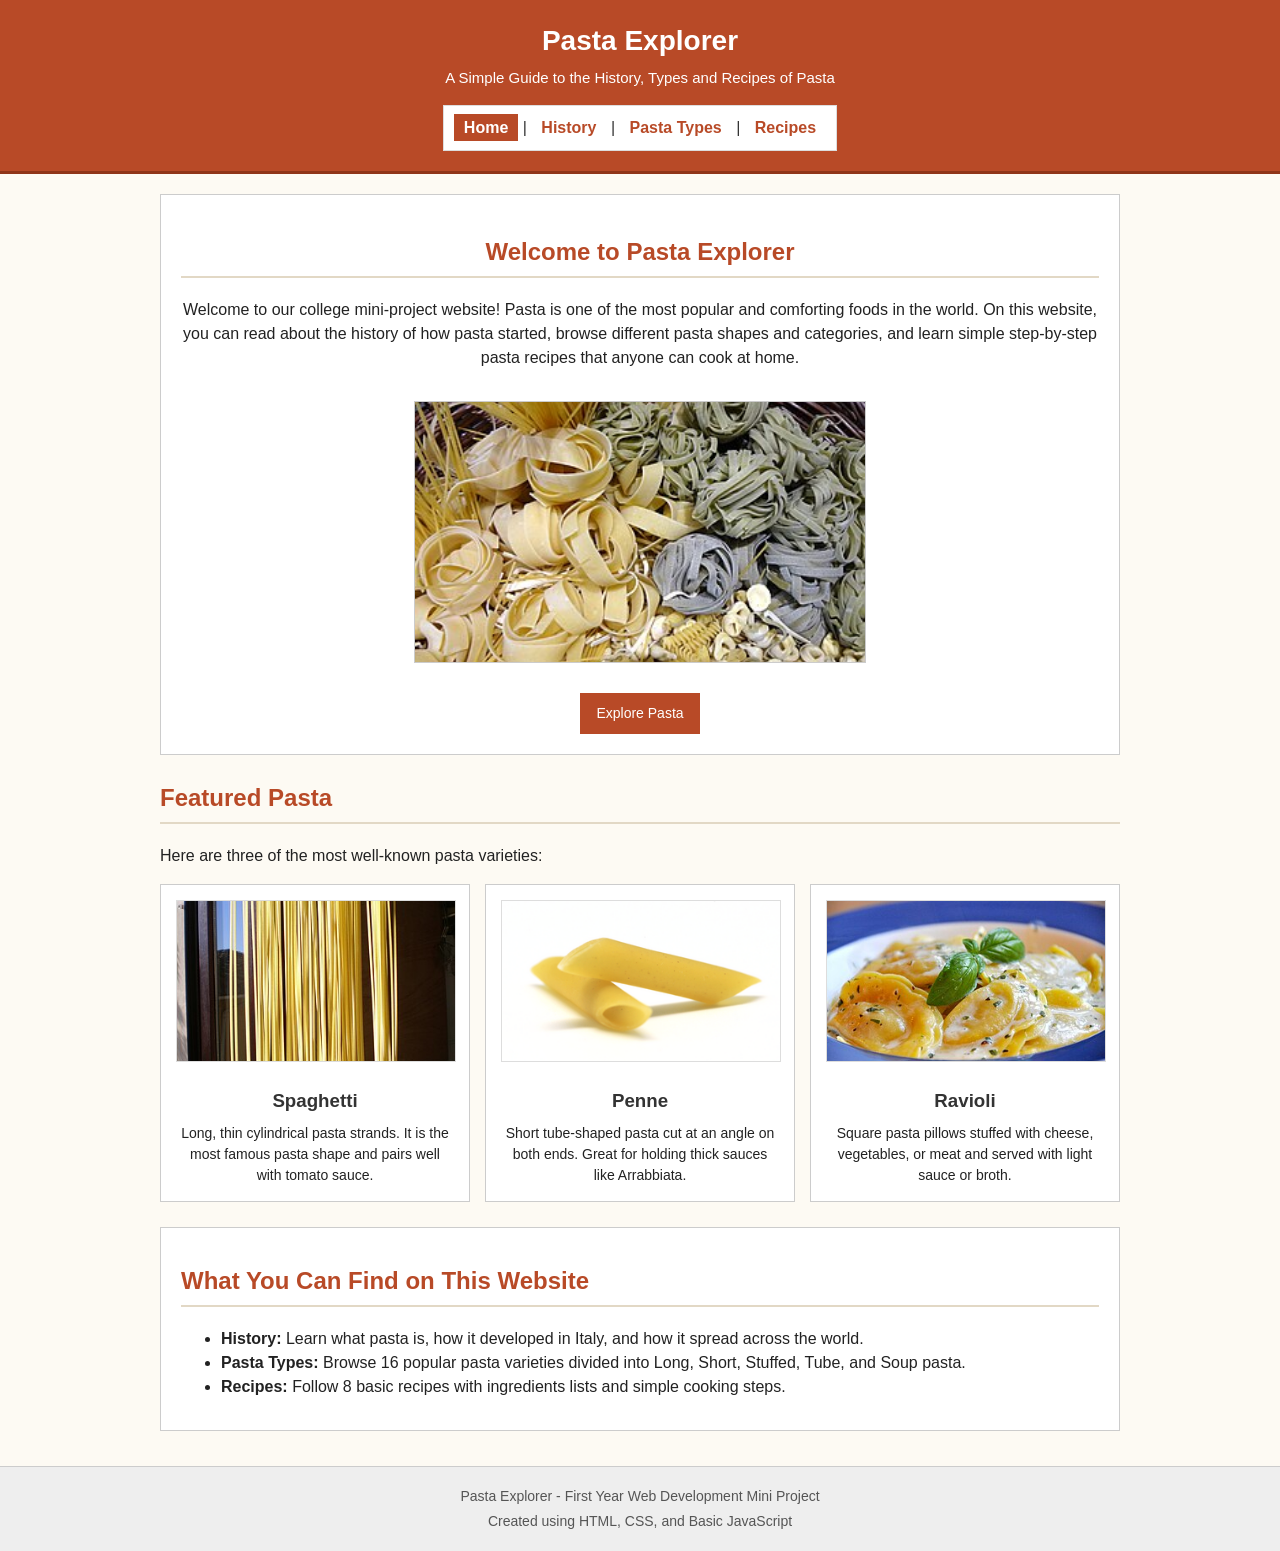
<file: index.html>
<!DOCTYPE html>
<html lang="en">
<head>
    <meta charset="UTF-8">
    <meta name="viewport" content="width=device-width, initial-scale=1.0">
    <title>Pasta Explorer - Home</title>
    <link rel="stylesheet" href="css/style.css">
</head>
<body>

    <!-- Header and Navigation (Member 1) -->
    <header>
        <h1>Pasta Explorer</h1>
        <p class="subtitle">A Simple Guide to the History, Types and Recipes of Pasta</p>
        <nav>
            <a href="index.html" class="active">Home</a> |
            <a href="history.html">History</a> |
            <a href="types.html">Pasta Types</a> |
            <a href="recipes.html">Recipes</a>
        </nav>
    </header>

    <!-- Main Content Container -->
    <main class="container">

        <!-- Main Introduction Section -->
        <section class="intro-box">
            <h2>Welcome to Pasta Explorer</h2>
            <p>
                Welcome to our college mini-project website! Pasta is one of the most popular and comforting foods in the world.
                On this website, you can read about the history of how pasta started, browse different pasta shapes and categories,
                and learn simple step-by-step pasta recipes that anyone can cook at home.
            </p>
            <img src="images/pasta-main.jpg" alt="Different types of uncooked pasta" class="main-img">
            <br>
            <a href="types.html" class="btn">Explore Pasta</a>
        </section>

        <!-- Featured Pasta Section -->
        <section>
            <h2 class="section-title">Featured Pasta</h2>
            <p>Here are three of the most well-known pasta varieties:</p>

            <div class="card-container">
                <div class="card">
                    <img src="images/spaghetti.jpg" alt="Spaghetti">
                    <h3>Spaghetti</h3>
                    <p>Long, thin cylindrical pasta strands. It is the most famous pasta shape and pairs well with tomato sauce.</p>
                </div>

                <div class="card">
                    <img src="images/penne.jpg" alt="Penne">
                    <h3>Penne</h3>
                    <p>Short tube-shaped pasta cut at an angle on both ends. Great for holding thick sauces like Arrabbiata.</p>
                </div>

                <div class="card">
                    <img src="images/ravioli.jpg" alt="Ravioli">
                    <h3>Ravioli</h3>
                    <p>Square pasta pillows stuffed with cheese, vegetables, or meat and served with light sauce or broth.</p>
                </div>
            </div>
        </section>

        <!-- Quick Overview Section -->
        <section class="info-box">
            <h2>What You Can Find on This Website</h2>
            <ul>
                <li><strong>History:</strong> Learn what pasta is, how it developed in Italy, and how it spread across the world.</li>
                <li><strong>Pasta Types:</strong> Browse 16 popular pasta varieties divided into Long, Short, Stuffed, Tube, and Soup pasta.</li>
                <li><strong>Recipes:</strong> Follow 8 basic recipes with ingredients lists and simple cooking steps.</li>
            </ul>
        </section>

    </main>

    <!-- Simple Footer -->
    <footer>
        <p>Pasta Explorer - First Year Web Development Mini Project</p>
        <p>Created using HTML, CSS, and Basic JavaScript</p>
    </footer>

    <script src="js/script.js"></script>
</body>
</html>
</file>
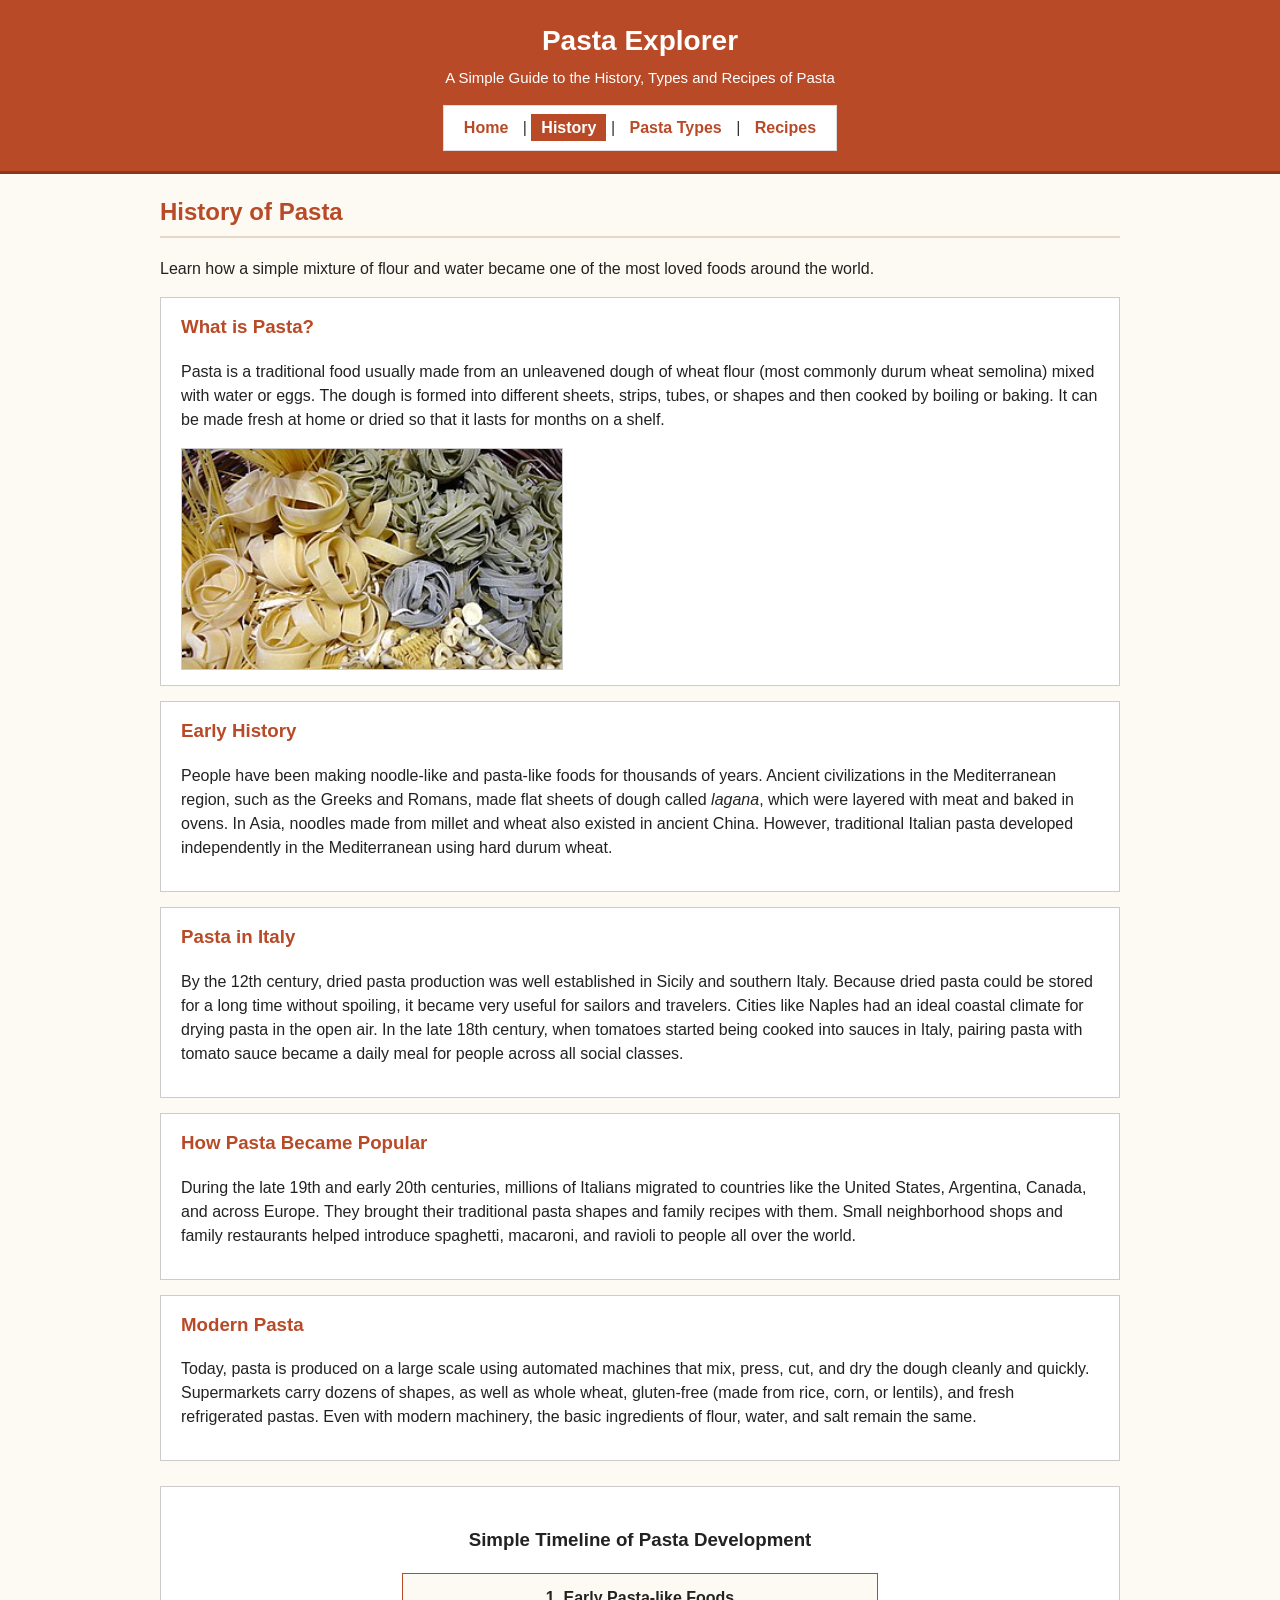
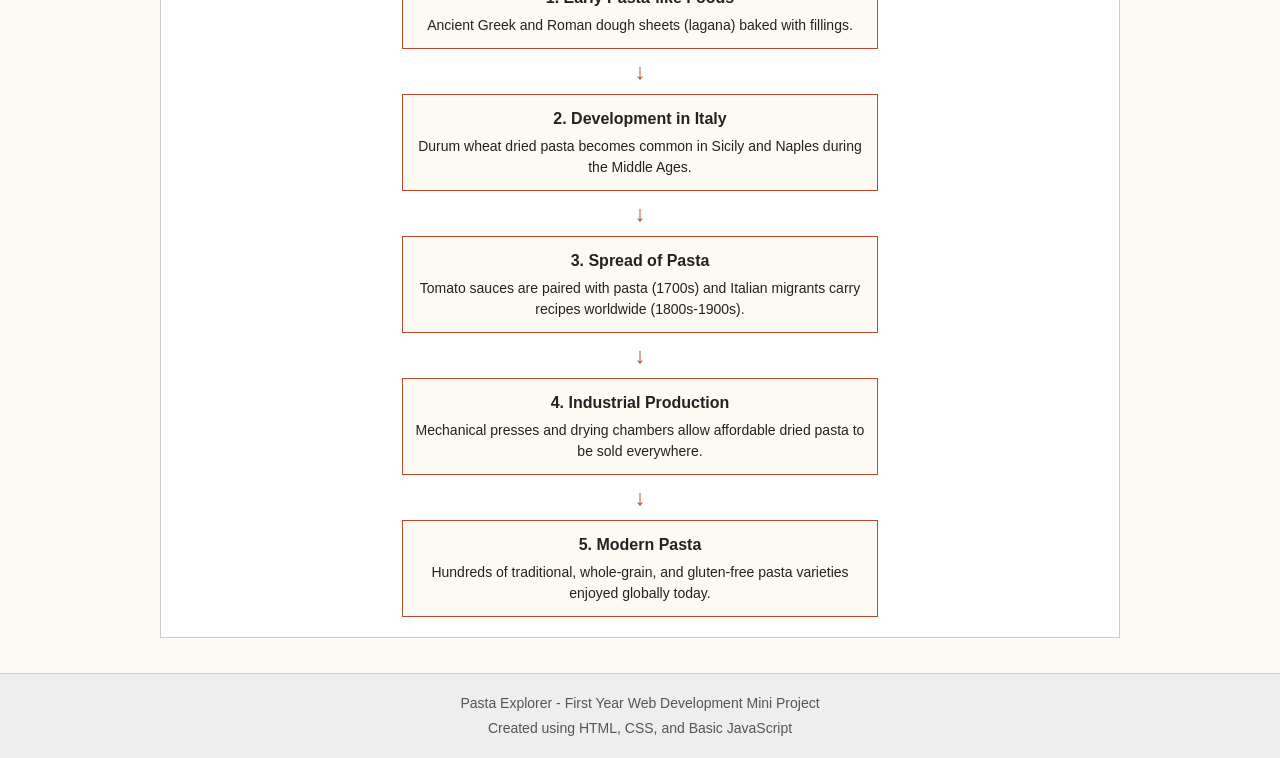
<file: history.html>
<!DOCTYPE html>
<html lang="en">
<head>
    <meta charset="UTF-8">
    <meta name="viewport" content="width=device-width, initial-scale=1.0">
    <title>Pasta Explorer - History of Pasta</title>
    <link rel="stylesheet" href="css/style.css">
</head>
<body>

    <!-- Header and Navigation -->
    <header>
        <h1>Pasta Explorer</h1>
        <p class="subtitle">A Simple Guide to the History, Types and Recipes of Pasta</p>
        <nav>
            <a href="index.html">Home</a> |
            <a href="history.html" class="active">History</a> |
            <a href="types.html">Pasta Types</a> |
            <a href="recipes.html">Recipes</a>
        </nav>
    </header>

    <main class="container">

        <h2>History of Pasta</h2>
        <p>Learn how a simple mixture of flour and water became one of the most loved foods around the world.</p>

        <div class="history-section">
            <h3>What is Pasta?</h3>
            <p>
                Pasta is a traditional food usually made from an unleavened dough of wheat flour (most commonly durum wheat semolina)
                mixed with water or eggs. The dough is formed into different sheets, strips, tubes, or shapes and then cooked by
                boiling or baking. It can be made fresh at home or dried so that it lasts for months on a shelf.
            </p>
            <img src="images/history-pasta.jpg" alt="Fresh pasta dough being prepared" class="history-img">
        </div>

        <div class="history-section">
            <h3>Early History</h3>
            <p>
                People have been making noodle-like and pasta-like foods for thousands of years. Ancient civilizations in the
                Mediterranean region, such as the Greeks and Romans, made flat sheets of dough called <em>lagana</em>, which were
                layered with meat and baked in ovens. In Asia, noodles made from millet and wheat also existed in ancient China.
                However, traditional Italian pasta developed independently in the Mediterranean using hard durum wheat.
            </p>
        </div>

        <div class="history-section">
            <h3>Pasta in Italy</h3>
            <p>
                By the 12th century, dried pasta production was well established in Sicily and southern Italy. Because dried pasta
                could be stored for a long time without spoiling, it became very useful for sailors and travelers. Cities like Naples
                had an ideal coastal climate for drying pasta in the open air. In the late 18th century, when tomatoes started being
                cooked into sauces in Italy, pairing pasta with tomato sauce became a daily meal for people across all social classes.
            </p>
        </div>

        <div class="history-section">
            <h3>How Pasta Became Popular</h3>
            <p>
                During the late 19th and early 20th centuries, millions of Italians migrated to countries like the United States,
                Argentina, Canada, and across Europe. They brought their traditional pasta shapes and family recipes with them.
                Small neighborhood shops and family restaurants helped introduce spaghetti, macaroni, and ravioli to people all over
                the world.
            </p>
        </div>

        <div class="history-section">
            <h3>Modern Pasta</h3>
            <p>
                Today, pasta is produced on a large scale using automated machines that mix, press, cut, and dry the dough cleanly
                and quickly. Supermarkets carry dozens of shapes, as well as whole wheat, gluten-free (made from rice, corn, or lentils),
                and fresh refrigerated pastas. Even with modern machinery, the basic ingredients of flour, water, and salt remain the same.
            </p>
        </div>

        <!-- Simple Timeline Section -->
        <section class="timeline-section">
            <h3>Simple Timeline of Pasta Development</h3>

            <div class="timeline-box">
                <strong>1. Early Pasta-like Foods</strong>
                <p>Ancient Greek and Roman dough sheets (lagana) baked with fillings.</p>
            </div>
            <div class="timeline-arrow">&darr;</div>

            <div class="timeline-box">
                <strong>2. Development in Italy</strong>
                <p>Durum wheat dried pasta becomes common in Sicily and Naples during the Middle Ages.</p>
            </div>
            <div class="timeline-arrow">&darr;</div>

            <div class="timeline-box">
                <strong>3. Spread of Pasta</strong>
                <p>Tomato sauces are paired with pasta (1700s) and Italian migrants carry recipes worldwide (1800s-1900s).</p>
            </div>
            <div class="timeline-arrow">&darr;</div>

            <div class="timeline-box">
                <strong>4. Industrial Production</strong>
                <p>Mechanical presses and drying chambers allow affordable dried pasta to be sold everywhere.</p>
            </div>
            <div class="timeline-arrow">&darr;</div>

            <div class="timeline-box">
                <strong>5. Modern Pasta</strong>
                <p>Hundreds of traditional, whole-grain, and gluten-free pasta varieties enjoyed globally today.</p>
            </div>
        </section>

    </main>

    <footer>
        <p>Pasta Explorer - First Year Web Development Mini Project</p>
        <p>Created using HTML, CSS, and Basic JavaScript</p>
    </footer>

    <script src="js/script.js"></script>
</body>
</html>
</file>
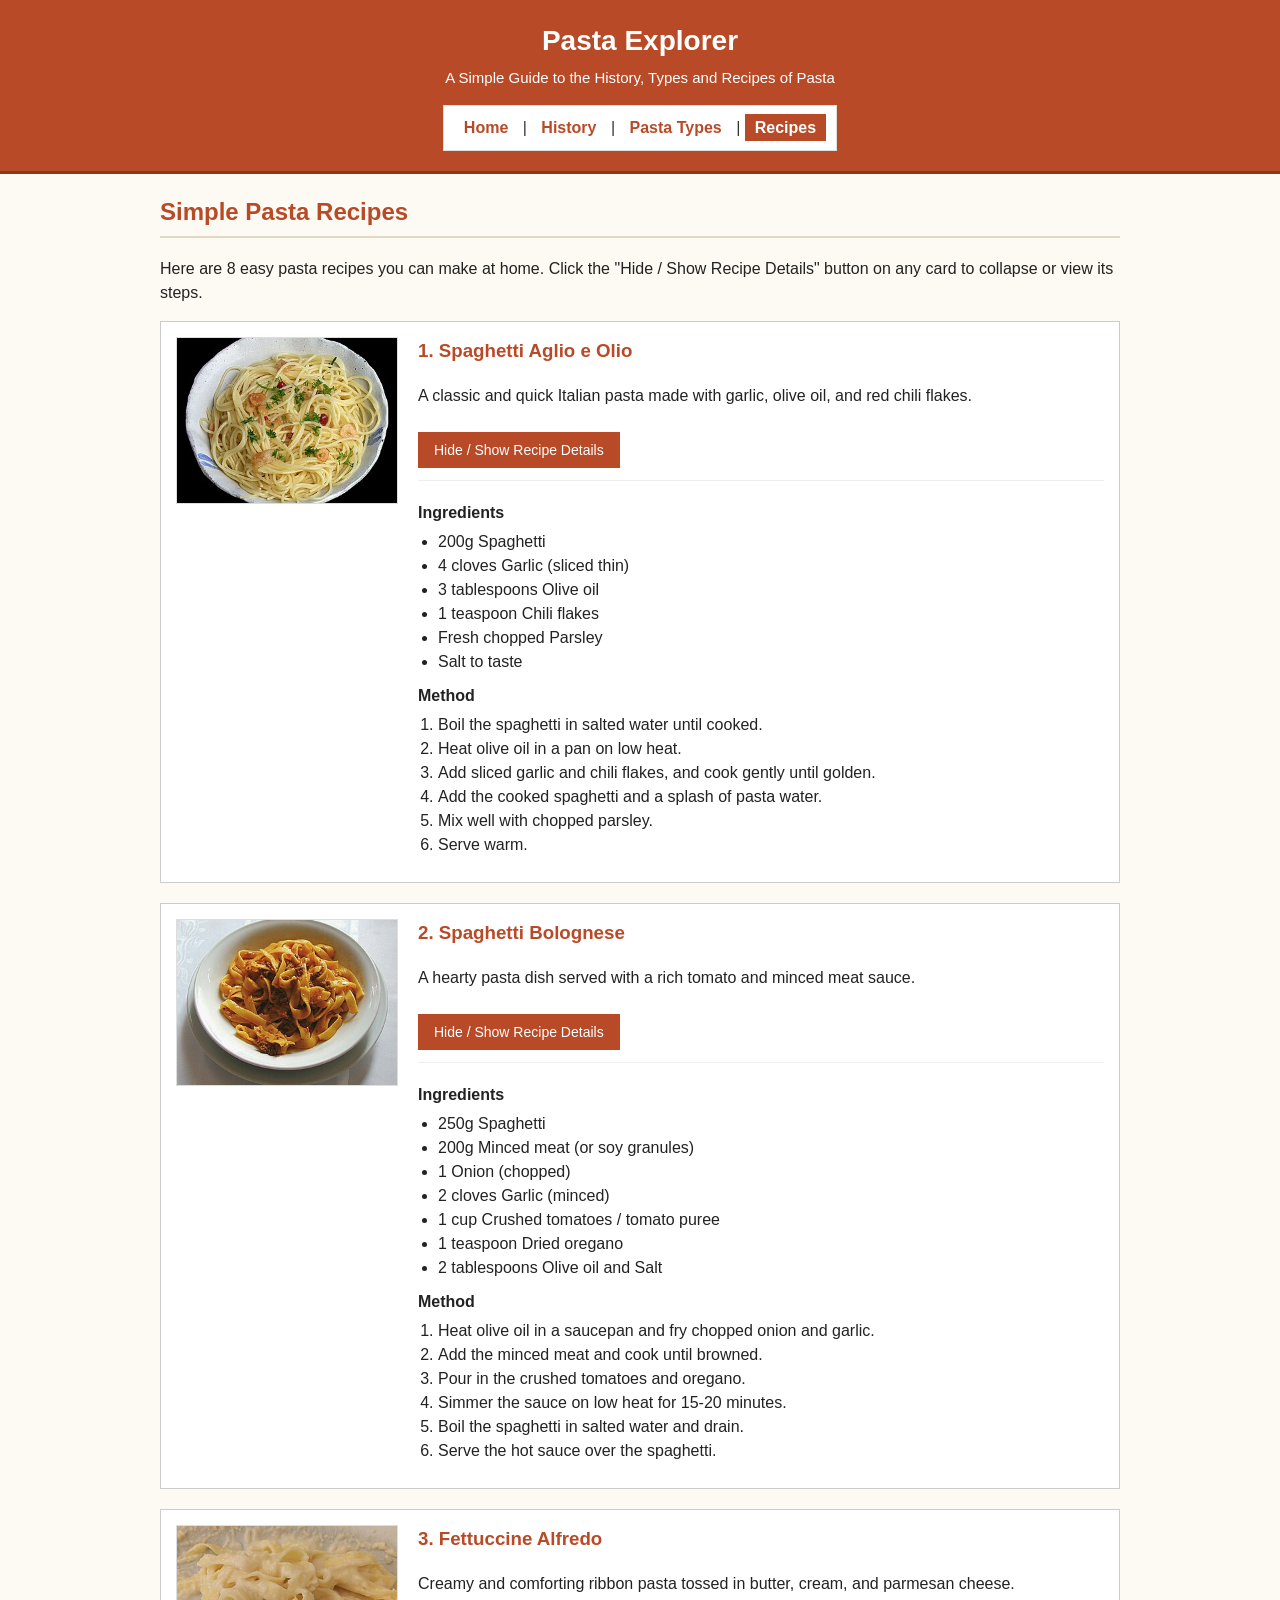
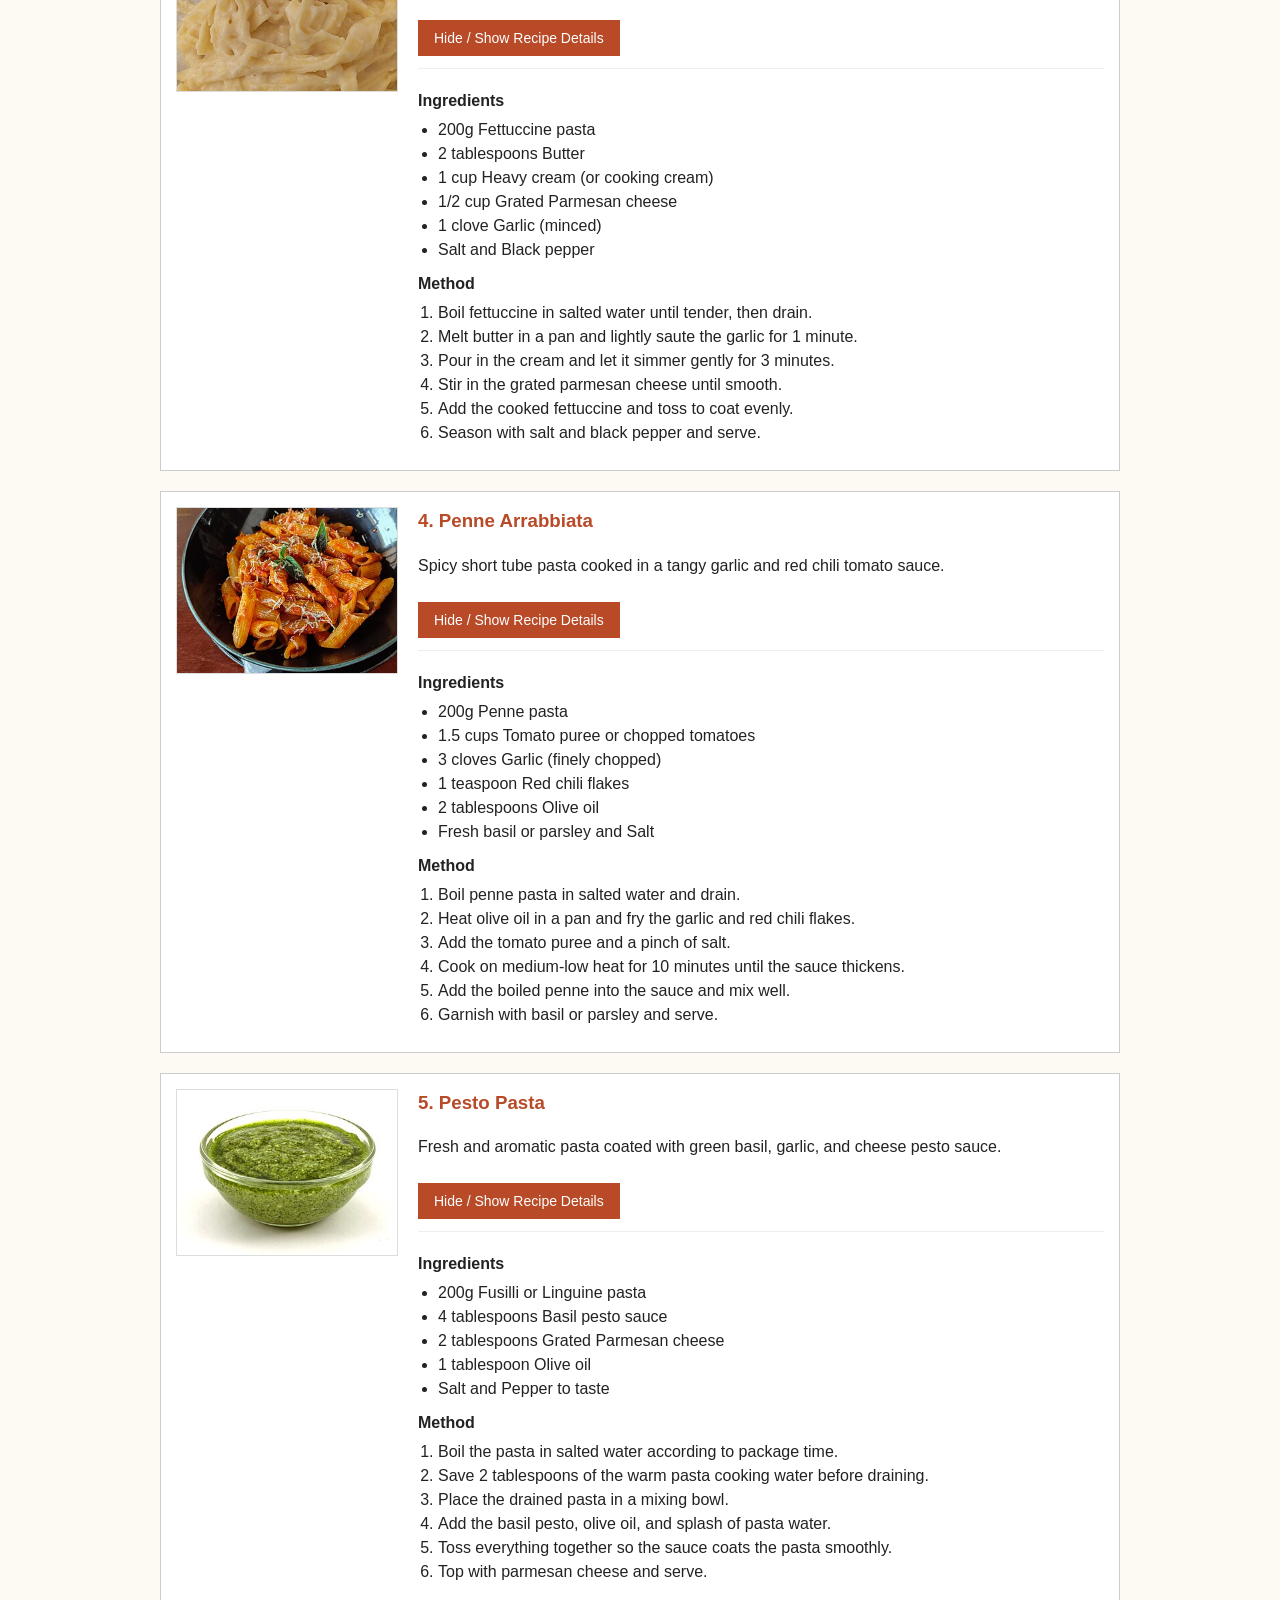
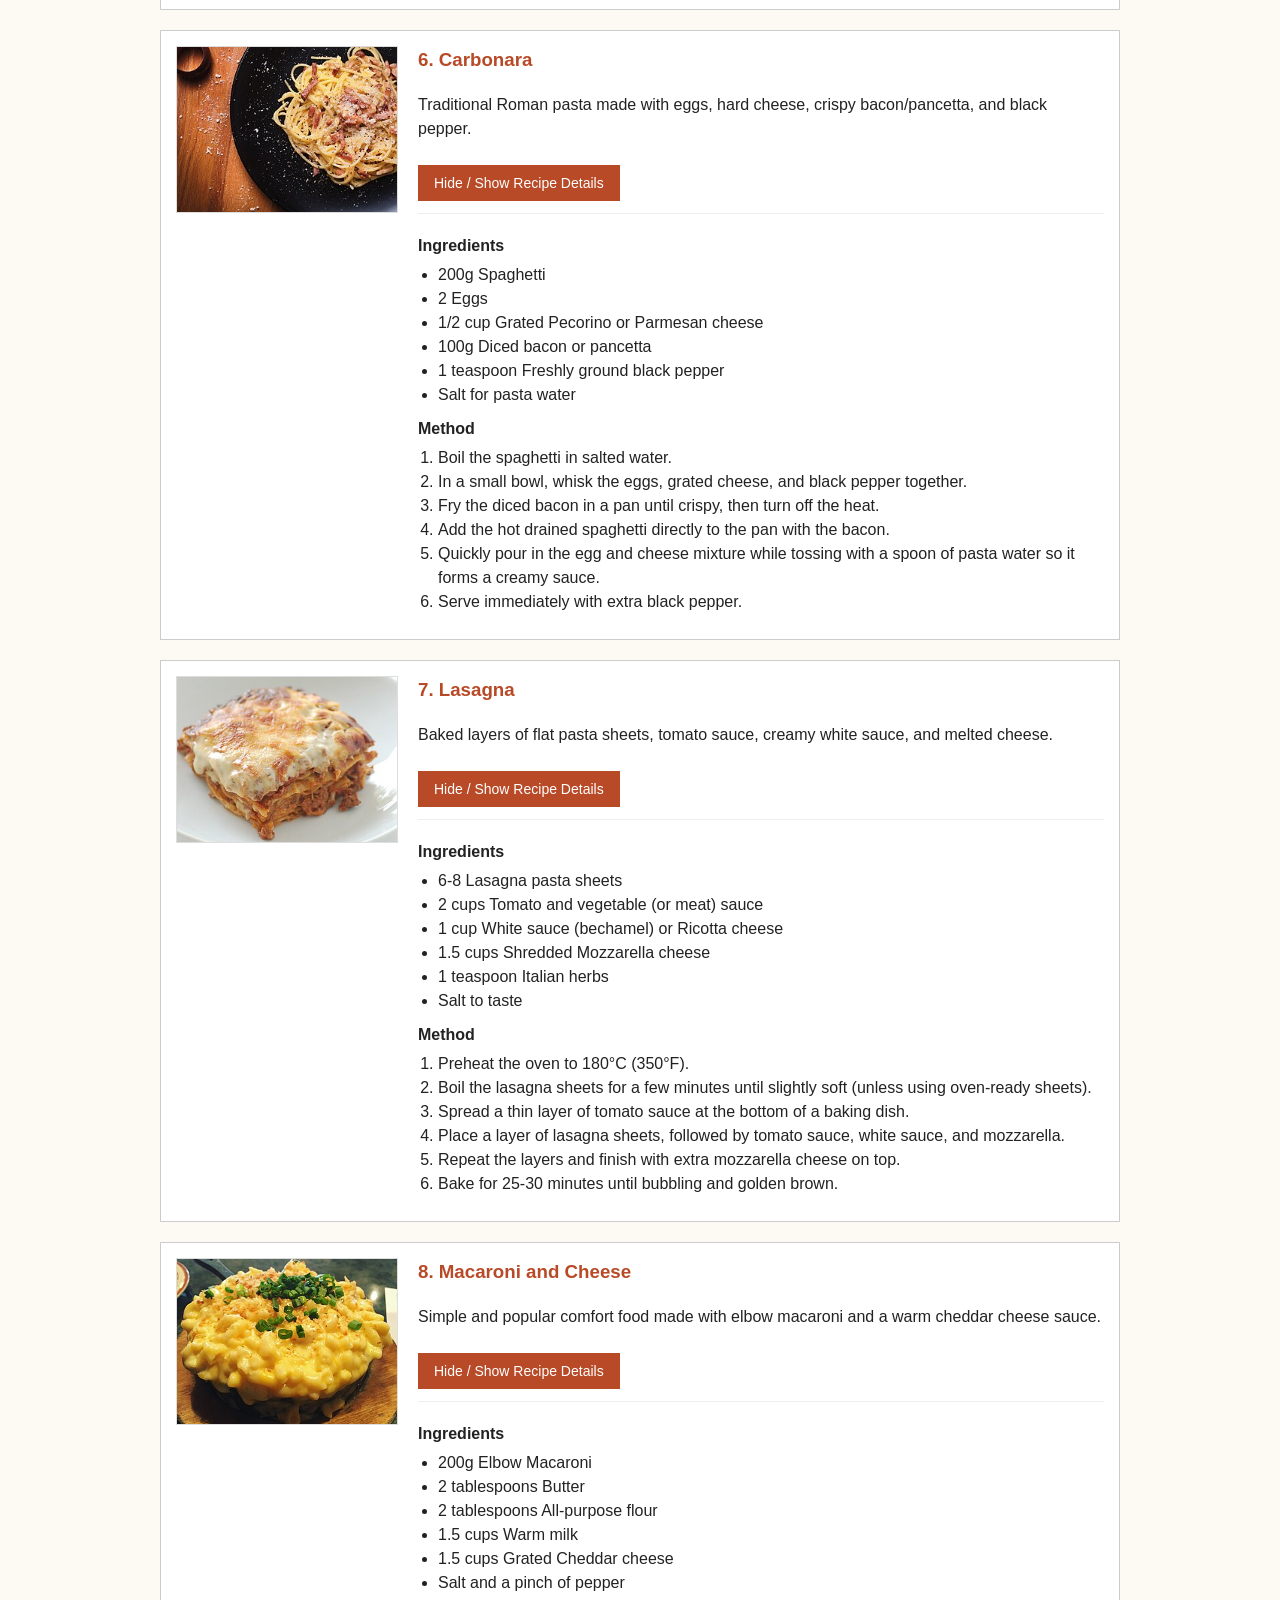
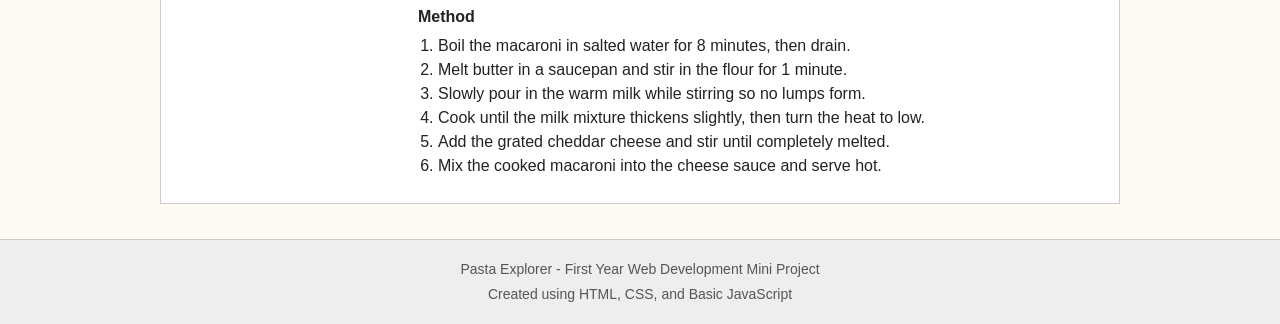
<file: recipes.html>
<!DOCTYPE html>
<html lang="en">
<head>
    <meta charset="UTF-8">
    <meta name="viewport" content="width=device-width, initial-scale=1.0">
    <title>Pasta Explorer - Recipes</title>
    <link rel="stylesheet" href="css/style.css">
</head>
<body>

    <!-- Header and Navigation -->
    <header>
        <h1>Pasta Explorer</h1>
        <p class="subtitle">A Simple Guide to the History, Types and Recipes of Pasta</p>
        <nav>
            <a href="index.html">Home</a> |
            <a href="history.html">History</a> |
            <a href="types.html">Pasta Types</a> |
            <a href="recipes.html" class="active">Recipes</a>
        </nav>
    </header>

    <main class="container">

        <h2>Simple Pasta Recipes</h2>
        <p>Here are 8 easy pasta recipes you can make at home. Click the "Hide / Show Recipe Details" button on any card to collapse or view its steps.</p>

        <div class="recipe-list">

            <!-- Recipe 1 -->
            <div class="recipe-card">
                <img src="images/aglio-e-olio.jpg" alt="Spaghetti Aglio e Olio">
                <div class="recipe-content">
                    <h3>1. Spaghetti Aglio e Olio</h3>
                    <p>A classic and quick Italian pasta made with garlic, olive oil, and red chili flakes.</p>
                    <button class="btn toggle-recipe-btn" onclick="toggleRecipe('recipe1')">Hide / Show Recipe Details</button>
                    <div id="recipe1" class="recipe-details">
                        <h4>Ingredients</h4>
                        <ul>
                            <li>200g Spaghetti</li>
                            <li>4 cloves Garlic (sliced thin)</li>
                            <li>3 tablespoons Olive oil</li>
                            <li>1 teaspoon Chili flakes</li>
                            <li>Fresh chopped Parsley</li>
                            <li>Salt to taste</li>
                        </ul>
                        <h4>Method</h4>
                        <ol>
                            <li>Boil the spaghetti in salted water until cooked.</li>
                            <li>Heat olive oil in a pan on low heat.</li>
                            <li>Add sliced garlic and chili flakes, and cook gently until golden.</li>
                            <li>Add the cooked spaghetti and a splash of pasta water.</li>
                            <li>Mix well with chopped parsley.</li>
                            <li>Serve warm.</li>
                        </ol>
                    </div>
                </div>
            </div>

            <!-- Recipe 2 -->
            <div class="recipe-card">
                <img src="images/bolognese.jpg" alt="Spaghetti Bolognese">
                <div class="recipe-content">
                    <h3>2. Spaghetti Bolognese</h3>
                    <p>A hearty pasta dish served with a rich tomato and minced meat sauce.</p>
                    <button class="btn toggle-recipe-btn" onclick="toggleRecipe('recipe2')">Hide / Show Recipe Details</button>
                    <div id="recipe2" class="recipe-details">
                        <h4>Ingredients</h4>
                        <ul>
                            <li>250g Spaghetti</li>
                            <li>200g Minced meat (or soy granules)</li>
                            <li>1 Onion (chopped)</li>
                            <li>2 cloves Garlic (minced)</li>
                            <li>1 cup Crushed tomatoes / tomato puree</li>
                            <li>1 teaspoon Dried oregano</li>
                            <li>2 tablespoons Olive oil and Salt</li>
                        </ul>
                        <h4>Method</h4>
                        <ol>
                            <li>Heat olive oil in a saucepan and fry chopped onion and garlic.</li>
                            <li>Add the minced meat and cook until browned.</li>
                            <li>Pour in the crushed tomatoes and oregano.</li>
                            <li>Simmer the sauce on low heat for 15-20 minutes.</li>
                            <li>Boil the spaghetti in salted water and drain.</li>
                            <li>Serve the hot sauce over the spaghetti.</li>
                        </ol>
                    </div>
                </div>
            </div>

            <!-- Recipe 3 -->
            <div class="recipe-card">
                <img src="images/alfredo.jpg" alt="Fettuccine Alfredo">
                <div class="recipe-content">
                    <h3>3. Fettuccine Alfredo</h3>
                    <p>Creamy and comforting ribbon pasta tossed in butter, cream, and parmesan cheese.</p>
                    <button class="btn toggle-recipe-btn" onclick="toggleRecipe('recipe3')">Hide / Show Recipe Details</button>
                    <div id="recipe3" class="recipe-details">
                        <h4>Ingredients</h4>
                        <ul>
                            <li>200g Fettuccine pasta</li>
                            <li>2 tablespoons Butter</li>
                            <li>1 cup Heavy cream (or cooking cream)</li>
                            <li>1/2 cup Grated Parmesan cheese</li>
                            <li>1 clove Garlic (minced)</li>
                            <li>Salt and Black pepper</li>
                        </ul>
                        <h4>Method</h4>
                        <ol>
                            <li>Boil fettuccine in salted water until tender, then drain.</li>
                            <li>Melt butter in a pan and lightly saute the garlic for 1 minute.</li>
                            <li>Pour in the cream and let it simmer gently for 3 minutes.</li>
                            <li>Stir in the grated parmesan cheese until smooth.</li>
                            <li>Add the cooked fettuccine and toss to coat evenly.</li>
                            <li>Season with salt and black pepper and serve.</li>
                        </ol>
                    </div>
                </div>
            </div>

            <!-- Recipe 4 -->
            <div class="recipe-card">
                <img src="images/arrabbiata.jpg" alt="Penne Arrabbiata">
                <div class="recipe-content">
                    <h3>4. Penne Arrabbiata</h3>
                    <p>Spicy short tube pasta cooked in a tangy garlic and red chili tomato sauce.</p>
                    <button class="btn toggle-recipe-btn" onclick="toggleRecipe('recipe4')">Hide / Show Recipe Details</button>
                    <div id="recipe4" class="recipe-details">
                        <h4>Ingredients</h4>
                        <ul>
                            <li>200g Penne pasta</li>
                            <li>1.5 cups Tomato puree or chopped tomatoes</li>
                            <li>3 cloves Garlic (finely chopped)</li>
                            <li>1 teaspoon Red chili flakes</li>
                            <li>2 tablespoons Olive oil</li>
                            <li>Fresh basil or parsley and Salt</li>
                        </ul>
                        <h4>Method</h4>
                        <ol>
                            <li>Boil penne pasta in salted water and drain.</li>
                            <li>Heat olive oil in a pan and fry the garlic and red chili flakes.</li>
                            <li>Add the tomato puree and a pinch of salt.</li>
                            <li>Cook on medium-low heat for 10 minutes until the sauce thickens.</li>
                            <li>Add the boiled penne into the sauce and mix well.</li>
                            <li>Garnish with basil or parsley and serve.</li>
                        </ol>
                    </div>
                </div>
            </div>

            <!-- Recipe 5 -->
            <div class="recipe-card">
                <img src="images/pesto.jpg" alt="Pesto Pasta">
                <div class="recipe-content">
                    <h3>5. Pesto Pasta</h3>
                    <p>Fresh and aromatic pasta coated with green basil, garlic, and cheese pesto sauce.</p>
                    <button class="btn toggle-recipe-btn" onclick="toggleRecipe('recipe5')">Hide / Show Recipe Details</button>
                    <div id="recipe5" class="recipe-details">
                        <h4>Ingredients</h4>
                        <ul>
                            <li>200g Fusilli or Linguine pasta</li>
                            <li>4 tablespoons Basil pesto sauce</li>
                            <li>2 tablespoons Grated Parmesan cheese</li>
                            <li>1 tablespoon Olive oil</li>
                            <li>Salt and Pepper to taste</li>
                        </ul>
                        <h4>Method</h4>
                        <ol>
                            <li>Boil the pasta in salted water according to package time.</li>
                            <li>Save 2 tablespoons of the warm pasta cooking water before draining.</li>
                            <li>Place the drained pasta in a mixing bowl.</li>
                            <li>Add the basil pesto, olive oil, and splash of pasta water.</li>
                            <li>Toss everything together so the sauce coats the pasta smoothly.</li>
                            <li>Top with parmesan cheese and serve.</li>
                        </ol>
                    </div>
                </div>
            </div>

            <!-- Recipe 6 -->
            <div class="recipe-card">
                <img src="images/carbonara.jpg" alt="Carbonara">
                <div class="recipe-content">
                    <h3>6. Carbonara</h3>
                    <p>Traditional Roman pasta made with eggs, hard cheese, crispy bacon/pancetta, and black pepper.</p>
                    <button class="btn toggle-recipe-btn" onclick="toggleRecipe('recipe6')">Hide / Show Recipe Details</button>
                    <div id="recipe6" class="recipe-details">
                        <h4>Ingredients</h4>
                        <ul>
                            <li>200g Spaghetti</li>
                            <li>2 Eggs</li>
                            <li>1/2 cup Grated Pecorino or Parmesan cheese</li>
                            <li>100g Diced bacon or pancetta</li>
                            <li>1 teaspoon Freshly ground black pepper</li>
                            <li>Salt for pasta water</li>
                        </ul>
                        <h4>Method</h4>
                        <ol>
                            <li>Boil the spaghetti in salted water.</li>
                            <li>In a small bowl, whisk the eggs, grated cheese, and black pepper together.</li>
                            <li>Fry the diced bacon in a pan until crispy, then turn off the heat.</li>
                            <li>Add the hot drained spaghetti directly to the pan with the bacon.</li>
                            <li>Quickly pour in the egg and cheese mixture while tossing with a spoon of pasta water so it forms a creamy sauce.</li>
                            <li>Serve immediately with extra black pepper.</li>
                        </ol>
                    </div>
                </div>
            </div>

            <!-- Recipe 7 -->
            <div class="recipe-card">
                <img src="images/lasagna.jpg" alt="Lasagna">
                <div class="recipe-content">
                    <h3>7. Lasagna</h3>
                    <p>Baked layers of flat pasta sheets, tomato sauce, creamy white sauce, and melted cheese.</p>
                    <button class="btn toggle-recipe-btn" onclick="toggleRecipe('recipe7')">Hide / Show Recipe Details</button>
                    <div id="recipe7" class="recipe-details">
                        <h4>Ingredients</h4>
                        <ul>
                            <li>6-8 Lasagna pasta sheets</li>
                            <li>2 cups Tomato and vegetable (or meat) sauce</li>
                            <li>1 cup White sauce (bechamel) or Ricotta cheese</li>
                            <li>1.5 cups Shredded Mozzarella cheese</li>
                            <li>1 teaspoon Italian herbs</li>
                            <li>Salt to taste</li>
                        </ul>
                        <h4>Method</h4>
                        <ol>
                            <li>Preheat the oven to 180&deg;C (350&deg;F).</li>
                            <li>Boil the lasagna sheets for a few minutes until slightly soft (unless using oven-ready sheets).</li>
                            <li>Spread a thin layer of tomato sauce at the bottom of a baking dish.</li>
                            <li>Place a layer of lasagna sheets, followed by tomato sauce, white sauce, and mozzarella.</li>
                            <li>Repeat the layers and finish with extra mozzarella cheese on top.</li>
                            <li>Bake for 25-30 minutes until bubbling and golden brown.</li>
                        </ol>
                    </div>
                </div>
            </div>

            <!-- Recipe 8 -->
            <div class="recipe-card">
                <img src="images/mac-and-cheese.jpg" alt="Macaroni and Cheese">
                <div class="recipe-content">
                    <h3>8. Macaroni and Cheese</h3>
                    <p>Simple and popular comfort food made with elbow macaroni and a warm cheddar cheese sauce.</p>
                    <button class="btn toggle-recipe-btn" onclick="toggleRecipe('recipe8')">Hide / Show Recipe Details</button>
                    <div id="recipe8" class="recipe-details">
                        <h4>Ingredients</h4>
                        <ul>
                            <li>200g Elbow Macaroni</li>
                            <li>2 tablespoons Butter</li>
                            <li>2 tablespoons All-purpose flour</li>
                            <li>1.5 cups Warm milk</li>
                            <li>1.5 cups Grated Cheddar cheese</li>
                            <li>Salt and a pinch of pepper</li>
                        </ul>
                        <h4>Method</h4>
                        <ol>
                            <li>Boil the macaroni in salted water for 8 minutes, then drain.</li>
                            <li>Melt butter in a saucepan and stir in the flour for 1 minute.</li>
                            <li>Slowly pour in the warm milk while stirring so no lumps form.</li>
                            <li>Cook until the milk mixture thickens slightly, then turn the heat to low.</li>
                            <li>Add the grated cheddar cheese and stir until completely melted.</li>
                            <li>Mix the cooked macaroni into the cheese sauce and serve hot.</li>
                        </ol>
                    </div>
                </div>
            </div>

        </div>

    </main>

    <footer>
        <p>Pasta Explorer - First Year Web Development Mini Project</p>
        <p>Created using HTML, CSS, and Basic JavaScript</p>
    </footer>

    <script src="js/script.js"></script>
</body>
</html>
</file>
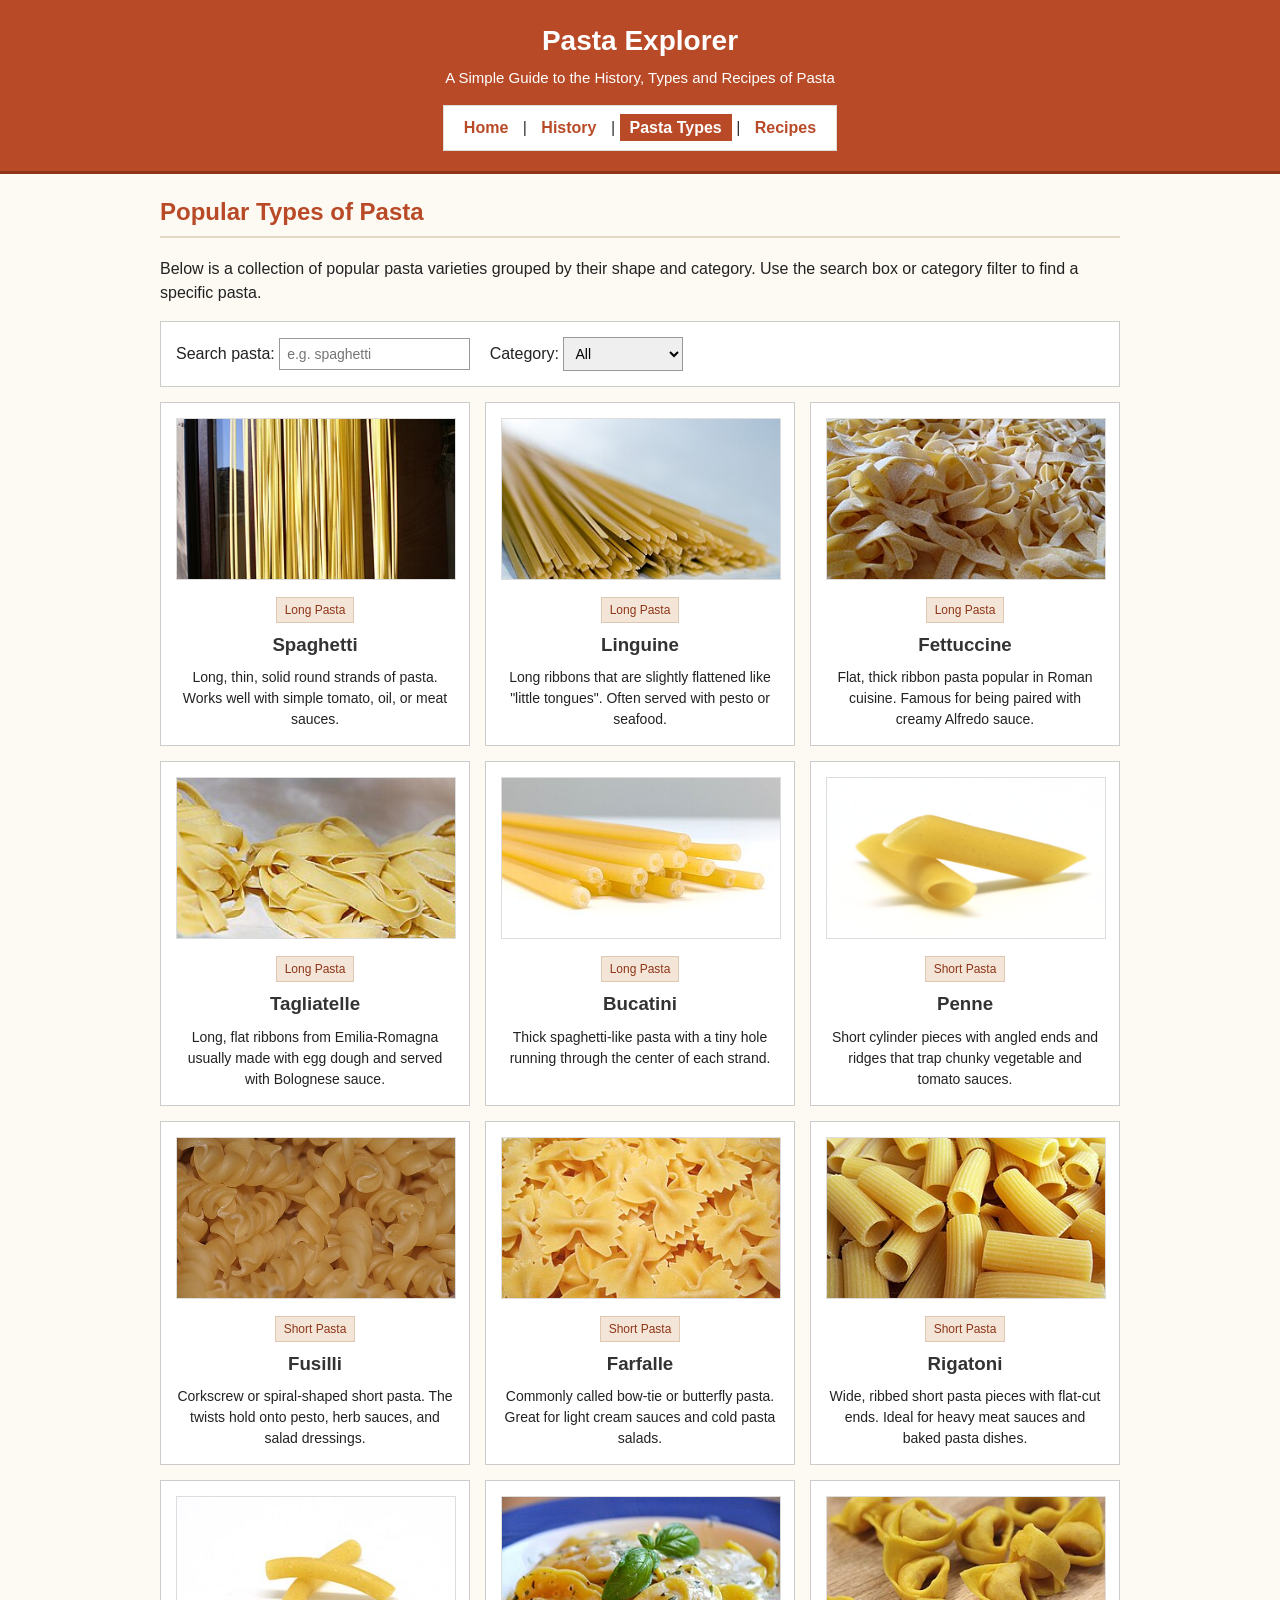
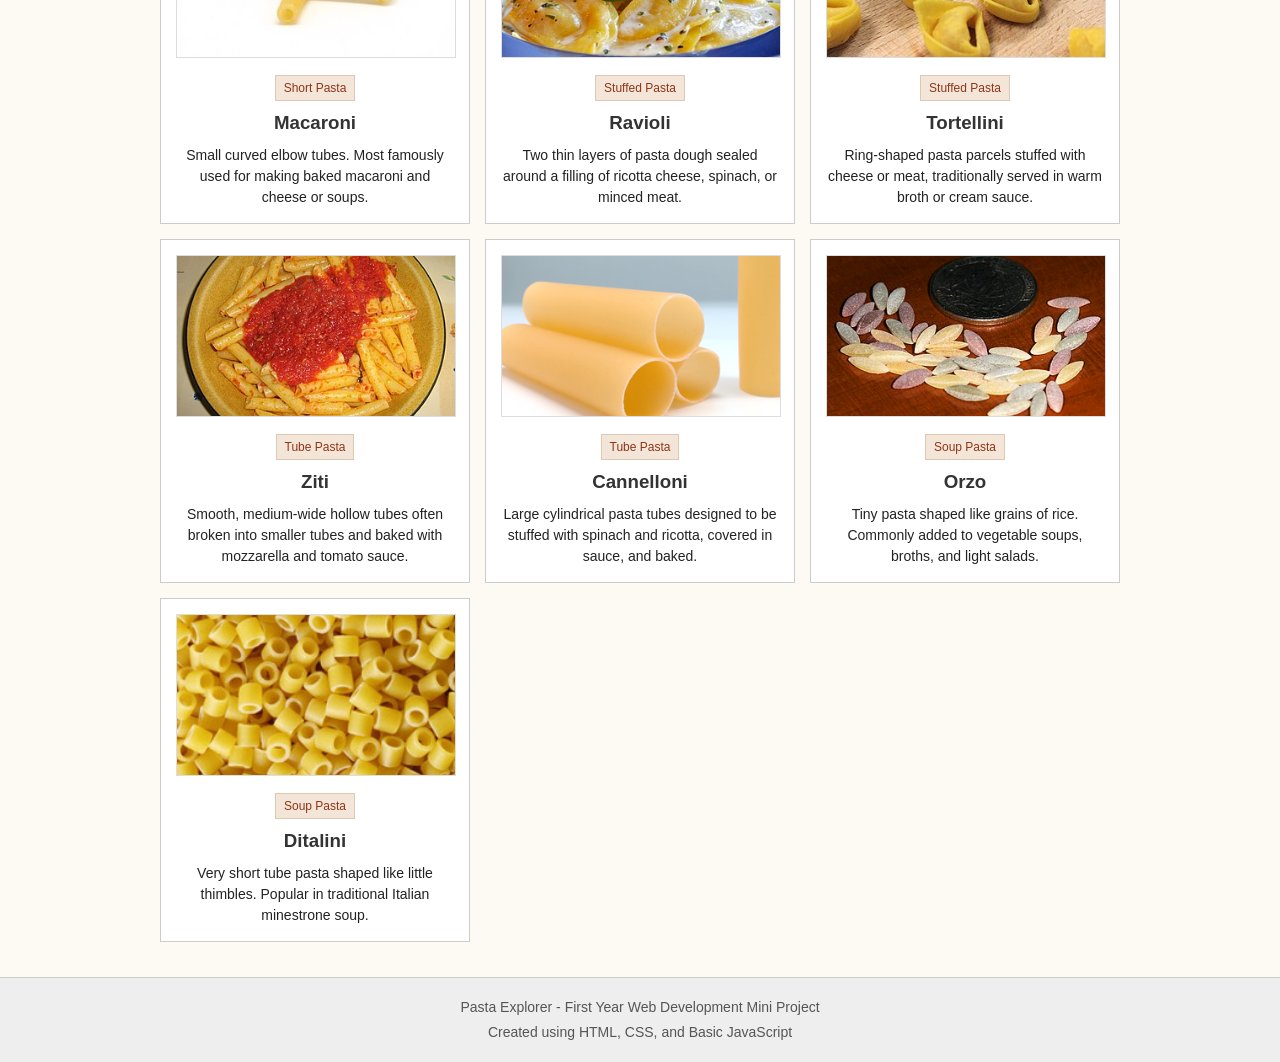
<file: types.html>
<!DOCTYPE html>
<html lang="en">
<head>
    <meta charset="UTF-8">
    <meta name="viewport" content="width=device-width, initial-scale=1.0">
    <title>Pasta Explorer - Pasta Types</title>
    <link rel="stylesheet" href="css/style.css">
</head>
<body>

    <!-- Header and Navigation -->
    <header>
        <h1>Pasta Explorer</h1>
        <p class="subtitle">A Simple Guide to the History, Types and Recipes of Pasta</p>
        <nav>
            <a href="index.html">Home</a> |
            <a href="history.html">History</a> |
            <a href="types.html" class="active">Pasta Types</a> |
            <a href="recipes.html">Recipes</a>
        </nav>
    </header>

    <main class="container">

        <h2>Popular Types of Pasta</h2>
        <p>Below is a collection of popular pasta varieties grouped by their shape and category. Use the search box or category filter to find a specific pasta.</p>

        <!-- Search and Filter Controls (Member 3) -->
        <div class="filter-bar">
            <label for="searchInput">Search pasta: </label>
            <input type="text" id="searchInput" placeholder="e.g. spaghetti">

            <label for="categorySelect">Category: </label>
            <select id="categorySelect">
                <option value="All">All</option>
                <option value="Long Pasta">Long Pasta</option>
                <option value="Short Pasta">Short Pasta</option>
                <option value="Stuffed Pasta">Stuffed Pasta</option>
                <option value="Tube Pasta">Tube Pasta</option>
                <option value="Soup Pasta">Soup Pasta</option>
            </select>
        </div>

        <p id="noResultsMsg" class="hidden">No matching pasta types found.</p>

        <!-- Pasta Cards Grid -->
        <div class="card-container" id="pastaContainer">

            <!-- Long Pasta -->
            <div class="card pasta-card" data-category="Long Pasta">
                <img src="images/spaghetti.jpg" alt="Spaghetti">
                <span class="category-tag">Long Pasta</span>
                <h3 class="pasta-name">Spaghetti</h3>
                <p>Long, thin, solid round strands of pasta. Works well with simple tomato, oil, or meat sauces.</p>
            </div>

            <div class="card pasta-card" data-category="Long Pasta">
                <img src="images/linguine.jpg" alt="Linguine">
                <span class="category-tag">Long Pasta</span>
                <h3 class="pasta-name">Linguine</h3>
                <p>Long ribbons that are slightly flattened like "little tongues". Often served with pesto or seafood.</p>
            </div>

            <div class="card pasta-card" data-category="Long Pasta">
                <img src="images/fettuccine.jpg" alt="Fettuccine">
                <span class="category-tag">Long Pasta</span>
                <h3 class="pasta-name">Fettuccine</h3>
                <p>Flat, thick ribbon pasta popular in Roman cuisine. Famous for being paired with creamy Alfredo sauce.</p>
            </div>

            <div class="card pasta-card" data-category="Long Pasta">
                <img src="images/tagliatelle.jpg" alt="Tagliatelle">
                <span class="category-tag">Long Pasta</span>
                <h3 class="pasta-name">Tagliatelle</h3>
                <p>Long, flat ribbons from Emilia-Romagna usually made with egg dough and served with Bolognese sauce.</p>
            </div>

            <div class="card pasta-card" data-category="Long Pasta">
                <img src="images/bucatini.jpg" alt="Bucatini">
                <span class="category-tag">Long Pasta</span>
                <h3 class="pasta-name">Bucatini</h3>
                <p>Thick spaghetti-like pasta with a tiny hole running through the center of each strand.</p>
            </div>

            <!-- Short Pasta -->
            <div class="card pasta-card" data-category="Short Pasta">
                <img src="images/penne.jpg" alt="Penne">
                <span class="category-tag">Short Pasta</span>
                <h3 class="pasta-name">Penne</h3>
                <p>Short cylinder pieces with angled ends and ridges that trap chunky vegetable and tomato sauces.</p>
            </div>

            <div class="card pasta-card" data-category="Short Pasta">
                <img src="images/fusilli.jpg" alt="Fusilli">
                <span class="category-tag">Short Pasta</span>
                <h3 class="pasta-name">Fusilli</h3>
                <p>Corkscrew or spiral-shaped short pasta. The twists hold onto pesto, herb sauces, and salad dressings.</p>
            </div>

            <div class="card pasta-card" data-category="Short Pasta">
                <img src="images/farfalle.jpg" alt="Farfalle">
                <span class="category-tag">Short Pasta</span>
                <h3 class="pasta-name">Farfalle</h3>
                <p>Commonly called bow-tie or butterfly pasta. Great for light cream sauces and cold pasta salads.</p>
            </div>

            <div class="card pasta-card" data-category="Short Pasta">
                <img src="images/rigatoni.jpg" alt="Rigatoni">
                <span class="category-tag">Short Pasta</span>
                <h3 class="pasta-name">Rigatoni</h3>
                <p>Wide, ribbed short pasta pieces with flat-cut ends. Ideal for heavy meat sauces and baked pasta dishes.</p>
            </div>

            <div class="card pasta-card" data-category="Short Pasta">
                <img src="images/macaroni.jpg" alt="Macaroni">
                <span class="category-tag">Short Pasta</span>
                <h3 class="pasta-name">Macaroni</h3>
                <p>Small curved elbow tubes. Most famously used for making baked macaroni and cheese or soups.</p>
            </div>

            <!-- Stuffed Pasta -->
            <div class="card pasta-card" data-category="Stuffed Pasta">
                <img src="images/ravioli.jpg" alt="Ravioli">
                <span class="category-tag">Stuffed Pasta</span>
                <h3 class="pasta-name">Ravioli</h3>
                <p>Two thin layers of pasta dough sealed around a filling of ricotta cheese, spinach, or minced meat.</p>
            </div>

            <div class="card pasta-card" data-category="Stuffed Pasta">
                <img src="images/tortellini.jpg" alt="Tortellini">
                <span class="category-tag">Stuffed Pasta</span>
                <h3 class="pasta-name">Tortellini</h3>
                <p>Ring-shaped pasta parcels stuffed with cheese or meat, traditionally served in warm broth or cream sauce.</p>
            </div>

            <!-- Tube Pasta -->
            <div class="card pasta-card" data-category="Tube Pasta">
                <img src="images/ziti.jpg" alt="Ziti">
                <span class="category-tag">Tube Pasta</span>
                <h3 class="pasta-name">Ziti</h3>
                <p>Smooth, medium-wide hollow tubes often broken into smaller tubes and baked with mozzarella and tomato sauce.</p>
            </div>

            <div class="card pasta-card" data-category="Tube Pasta">
                <img src="images/cannelloni.jpg" alt="Cannelloni">
                <span class="category-tag">Tube Pasta</span>
                <h3 class="pasta-name">Cannelloni</h3>
                <p>Large cylindrical pasta tubes designed to be stuffed with spinach and ricotta, covered in sauce, and baked.</p>
            </div>

            <!-- Small/Soup Pasta -->
            <div class="card pasta-card" data-category="Soup Pasta">
                <img src="images/orzo.jpg" alt="Orzo">
                <span class="category-tag">Soup Pasta</span>
                <h3 class="pasta-name">Orzo</h3>
                <p>Tiny pasta shaped like grains of rice. Commonly added to vegetable soups, broths, and light salads.</p>
            </div>

            <div class="card pasta-card" data-category="Soup Pasta">
                <img src="images/ditalini.jpg" alt="Ditalini">
                <span class="category-tag">Soup Pasta</span>
                <h3 class="pasta-name">Ditalini</h3>
                <p>Very short tube pasta shaped like little thimbles. Popular in traditional Italian minestrone soup.</p>
            </div>

        </div>

    </main>

    <footer>
        <p>Pasta Explorer - First Year Web Development Mini Project</p>
        <p>Created using HTML, CSS, and Basic JavaScript</p>
    </footer>

    <script src="js/script.js"></script>
</body>
</html>
</file>
<file: css/style.css>
/* =========================================
   Pasta Explorer - Basic Stylesheet
   Member 2: CSS / Design
   ========================================= */

body {
    font-family: Arial, Helvetica, sans-serif;
    background-color: #fdfaf3;
    color: #222222;
    margin: 0;
    padding: 0;
    line-height: 1.5;
}

/* Header & Navigation */
header {
    background-color: #b84a27;
    color: #ffffff;
    text-align: center;
    padding: 20px 15px;
    border-bottom: 3px solid #8f3518;
}

header h1 {
    margin: 0 0 5px 0;
    font-size: 28px;
}

.subtitle {
    margin: 0 0 15px 0;
    font-size: 15px;
}

nav {
    background-color: #ffffff;
    color: #333333;
    padding: 10px;
    border: 1px solid #dddddd;
    display: inline-block;
}

nav a {
    color: #b84a27;
    text-decoration: none;
    font-weight: bold;
    padding: 5px 10px;
}

nav a:hover {
    text-decoration: underline;
}

nav a.active {
    background-color: #b84a27;
    color: #ffffff;
}

/* Main Page Container */
.container {
    max-width: 960px;
    margin: 20px auto;
    padding: 0 15px;
}

h2 {
    color: #b84a27;
    border-bottom: 2px solid #e2d8c5;
    padding-bottom: 6px;
}

/* Home Intro Box */
.intro-box {
    background-color: #ffffff;
    border: 1px solid #cccccc;
    padding: 20px;
    margin-bottom: 25px;
    text-align: center;
}

.main-img {
    width: 100%;
    max-width: 450px;
    height: 260px;
    object-fit: cover;
    border: 1px solid #cccccc;
    margin: 15px 0;
}

.info-box {
    background-color: #ffffff;
    border: 1px solid #cccccc;
    padding: 15px 20px;
    margin-top: 25px;
}

/* Basic Button */
.btn {
    display: inline-block;
    background-color: #b84a27;
    color: #ffffff;
    padding: 10px 16px;
    text-decoration: none;
    border: none;
    cursor: pointer;
    font-size: 14px;
    margin-top: 8px;
}

.btn:hover {
    background-color: #93391d;
}

/* Card Grid Layout */
.card-container {
    display: grid;
    grid-template-columns: repeat(3, 1fr);
    gap: 15px;
    margin-top: 15px;
}

.card {
    background-color: #ffffff;
    border: 1px solid #cccccc;
    padding: 15px;
    text-align: center;
}

.card img {
    width: 100%;
    height: 160px;
    object-fit: cover;
    border: 1px solid #dddddd;
    margin-bottom: 10px;
}

.card h3 {
    margin: 8px 0;
    color: #333333;
}

.card p {
    font-size: 14px;
    margin: 5px 0 0 0;
}

.category-tag {
    display: inline-block;
    background-color: #f3e6d8;
    color: #8f3518;
    font-size: 12px;
    padding: 3px 8px;
    border: 1px solid #dfc8b2;
}

/* History Page Sections & Simple Timeline */
.history-section {
    background-color: #ffffff;
    border: 1px solid #cccccc;
    padding: 15px 20px;
    margin-bottom: 15px;
}

.history-section h3 {
    margin-top: 0;
    color: #b84a27;
}

.history-img {
    width: 100%;
    max-width: 380px;
    height: 220px;
    object-fit: cover;
    border: 1px solid #cccccc;
    display: block;
    margin-top: 10px;
}

.timeline-section {
    background-color: #ffffff;
    border: 1px solid #cccccc;
    padding: 20px;
    margin-top: 25px;
    text-align: center;
}

.timeline-box {
    background-color: #fdfaf3;
    border: 1px solid #b84a27;
    padding: 12px;
    max-width: 450px;
    margin: 0 auto;
}

.timeline-box p {
    margin: 5px 0 0 0;
    font-size: 14px;
}

.timeline-arrow {
    font-size: 22px;
    color: #b84a27;
    margin: 6px 0;
    font-weight: bold;
}

/* Search and Filter Bar on Pasta Types Page */
.filter-bar {
    background-color: #ffffff;
    border: 1px solid #cccccc;
    padding: 15px;
    margin-bottom: 15px;
}

.filter-bar input,
.filter-bar select {
    padding: 7px;
    border: 1px solid #999999;
    margin-right: 15px;
    font-size: 14px;
}

.hidden {
    display: none;
}

/* Recipes Page */
.recipe-list {
    display: flex;
    flex-direction: column;
    gap: 20px;
    margin-top: 15px;
}

.recipe-card {
    background-color: #ffffff;
    border: 1px solid #cccccc;
    padding: 15px;
    display: flex;
    gap: 20px;
    align-items: flex-start;
}

.recipe-card img {
    width: 220px;
    height: 165px;
    object-fit: cover;
    border: 1px solid #dddddd;
}

.recipe-content {
    flex: 1;
}

.recipe-content h3 {
    margin-top: 0;
    color: #b84a27;
}

.recipe-details {
    margin-top: 12px;
    border-top: 1px solid #eeeeee;
    padding-top: 10px;
}

.recipe-details h4 {
    margin: 10px 0 5px 0;
}

.recipe-details ul,
.recipe-details ol {
    margin: 5px 0 10px 20px;
    padding: 0;
}

/* Footer */
footer {
    background-color: #eeeeee;
    border-top: 1px solid #cccccc;
    text-align: center;
    padding: 15px;
    margin-top: 35px;
    font-size: 14px;
    color: #555555;
}

footer p {
    margin: 4px 0;
}

/* Basic Responsive Media Query */
@media (max-width: 768px) {
    .card-container {
        grid-template-columns: 1fr;
    }

    .recipe-card {
        flex-direction: column;
    }

    .recipe-card img {
        width: 100%;
        height: 190px;
    }

    .filter-bar input,
    .filter-bar select {
        display: block;
        width: 95%;
        margin: 6px 0 12px 0;
    }
}
</file>
